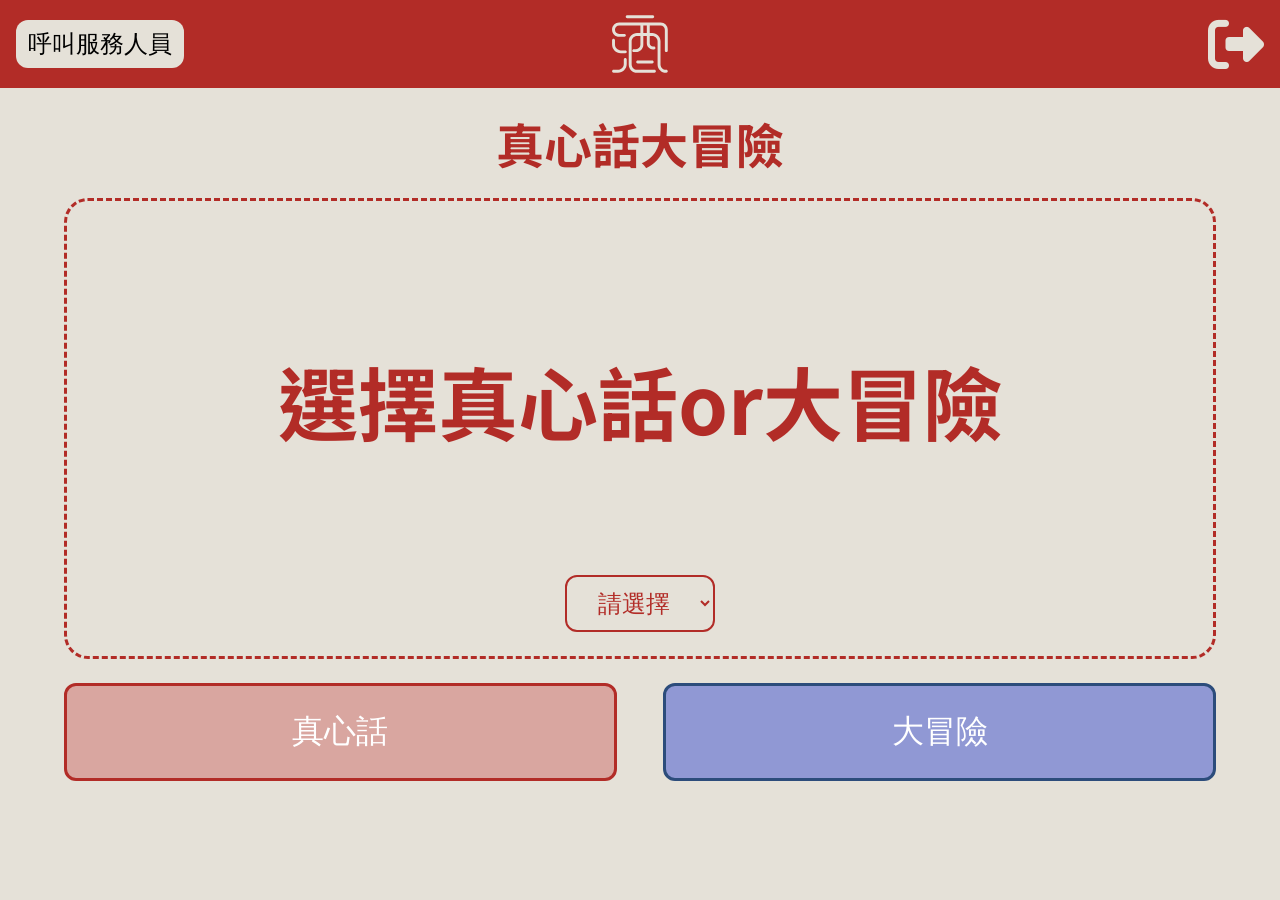
<file: game1.html>
<!DOCTYPE html>
<html lang="zh-Hans-TW">
    <head>
        <meta charset="UTF-8" />
        <meta http-equiv="X-UA-Compatible" content="IE=edge" />
        <meta name="viewport" content="width=device-width, initial-scale=1.0" />

        <title>真心話大冒險</title>
        <link
            rel="stylesheet"
            href="https://cdnjs.cloudflare.com/ajax/libs/font-awesome/6.2.1/css/all.min.css"
            integrity="sha512-MV7K8+y+gLIBoVD59lQIYicR65iaqukzvf/nwasF0nqhPay5w/9lJmVM2hMDcnK1OnMGCdVK+iQrJ7lzPJQd1w=="
            crossorigin="anonymous"
            referrerpolicy="no-referrer"
        />
        <link rel="stylesheet" href="./style/style.css" />
    </head>
    <body>
        <nav>
            <button>呼叫服務人員</button>
            <svg
                version="1.1"
                id="圖層_1"
                xmlns="http://www.w3.org/2000/svg"
                xmlns:xlink="http://www.w3.org/1999/xlink"
                x="0px"
                y="0px"
                viewBox="0 0 100 100"
                style="enable-background: new 0 0 100 100"
                xml:space="preserve"
            >
                <style type="text/css">
                    .st0 {
                        fill: #e5e1d8;
                    }
                </style>
                <g>
                    <path
                        class="st0"
                        d="M31.69,13.17h36.46c1.15,0,2.08-0.93,2.08-2.08S69.3,9,68.15,9H31.69c-1.15,0-2.08,0.93-2.08,2.08
		S30.54,13.17,31.69,13.17z"
                    />
                    <path
                        class="st0"
                        d="M87.59,61.57c1.15,0,2.08-0.93,2.08-2.08V29.55c0-5.61-4.56-10.17-10.17-10.17H20.25
		c-5.61,0-10.17,4.56-10.17,10.17s4.56,10.17,10.17,10.17h7.55c1.15,0,2.08-0.93,2.08-2.08s-0.93-2.08-2.08-2.08h-7.55
		c-3.31,0-6-2.69-6-6s2.69-6,6-6h30.31v10.73h-4.78c-6.55,0-11.88,5.33-11.88,11.88v33.02c0,6.55,5.33,11.88,11.88,11.88h24.87
		c1.15,0,2.08-0.93,2.08-2.08s-0.93-2.08-2.08-2.08H45.79c-4.25,0-7.71-3.46-7.71-7.71V46.15c0-4.25,3.46-7.71,7.71-7.71h4.78v12.69
		c0,3.46-2.81,6.27-6.27,6.27h-3.27c-1.15,0-2.08,0.93-2.08,2.08s0.93,2.08,2.08,2.08h3.27c5.75,0,10.44-4.68,10.44-10.43V38.45h5
		v10.6c0,4.86,3.96,8.82,8.82,8.82H70c1.15,0,2.08-0.93,2.08-2.08S71.15,53.7,70,53.7h-1.44c-2.57,0-4.65-2.09-4.65-4.65v-10.6h3.51
		c4.25,0,7.71,3.46,7.71,7.71v33.02c0,6.55,5.33,11.88,11.88,11.88h0.6c1.15,0,2.08-0.93,2.08-2.08s-0.93-2.08-2.08-2.08h-0.6
		c-4.25,0-7.71-3.46-7.71-7.71V46.15c0-6.55-5.33-11.88-11.88-11.88h-3.51V23.54h15.6c3.31,0,6,2.69,6,6v29.94
		C85.51,60.63,86.44,61.57,87.59,61.57z M59.74,34.28h-5V23.54h5V34.28z"
                    />
                    <path
                        class="st0"
                        d="M29.12,59.14h-6.58c-4.57,0-8.29-3.72-8.29-8.29v-6.4c0-1.15-0.93-2.08-2.08-2.08s-2.08,0.93-2.08,2.08v6.4
		c0,6.87,5.59,12.46,12.46,12.46h6.58c1.15,0,2.08-0.93,2.08-2.08S30.27,59.14,29.12,59.14z"
                    />
                    <path
                        class="st0"
                        d="M28.94,69.93c-1.15,0-2.08,0.93-2.08,2.08v6.58c0,4.57-3.72,8.29-8.29,8.29h-6.4c-1.15,0-2.08,0.93-2.08,2.08
		s0.93,2.08,2.08,2.08h6.4c6.87,0,12.46-5.59,12.46-12.46v-6.58C31.03,70.86,30.09,69.93,28.94,69.93z"
                    />
                    <path
                        class="st0"
                        d="M46.66,73.66c-1.15,0-2.08,0.93-2.08,2.08s0.93,2.08,2.08,2.08h20.83c1.15,0,2.08-0.93,2.08-2.08
		s-0.93-2.08-2.08-2.08H46.66z"
                    />
                </g>
            </svg>
            <a class="exit" href="./index.html"
                ><i class="fa-solid fa-right-from-bracket leave"></i
            ></a>
        </nav>

        <h1>真心話大冒險</h1>
        <div class="questionBanner">
            <div class="questionContainer"><h3 id="question">選擇真心話or大冒險</h3></div>
            <select name="" id="selectType">
                <option value="" disabled selected>請選擇</option>
                <option value="麻吉版">麻吉版</option>
                <option value="職場版">職場版</option>
                <option value="學生版">學生版</option>
                <option value="成人版">成人版</option>
                <!-- <option value="混合版">混合版</option> -->
            </select>
            <!-- <span class="questionType">真心話😍</span> -->
        </div>
        <div class="buttonContainer">
            <button class="truth">真心話</button>
            <button class="dare">大冒險</button>
        </div>

        <script
            src="https://cdnjs.cloudflare.com/ajax/libs/jquery/3.6.3/jquery.min.js"
            integrity="sha512-STof4xm1wgkfm7heWqFJVn58Hm3EtS31XFaagaa8VMReCXAkQnJZ+jEy8PCC/iT18dFy95WcExNHFTqLyp72eQ=="
            crossorigin="anonymous"
            referrerpolicy="no-referrer"
        ></script>
        <script src="./main_game1.js"></script>
    </body>
</html>
</file>
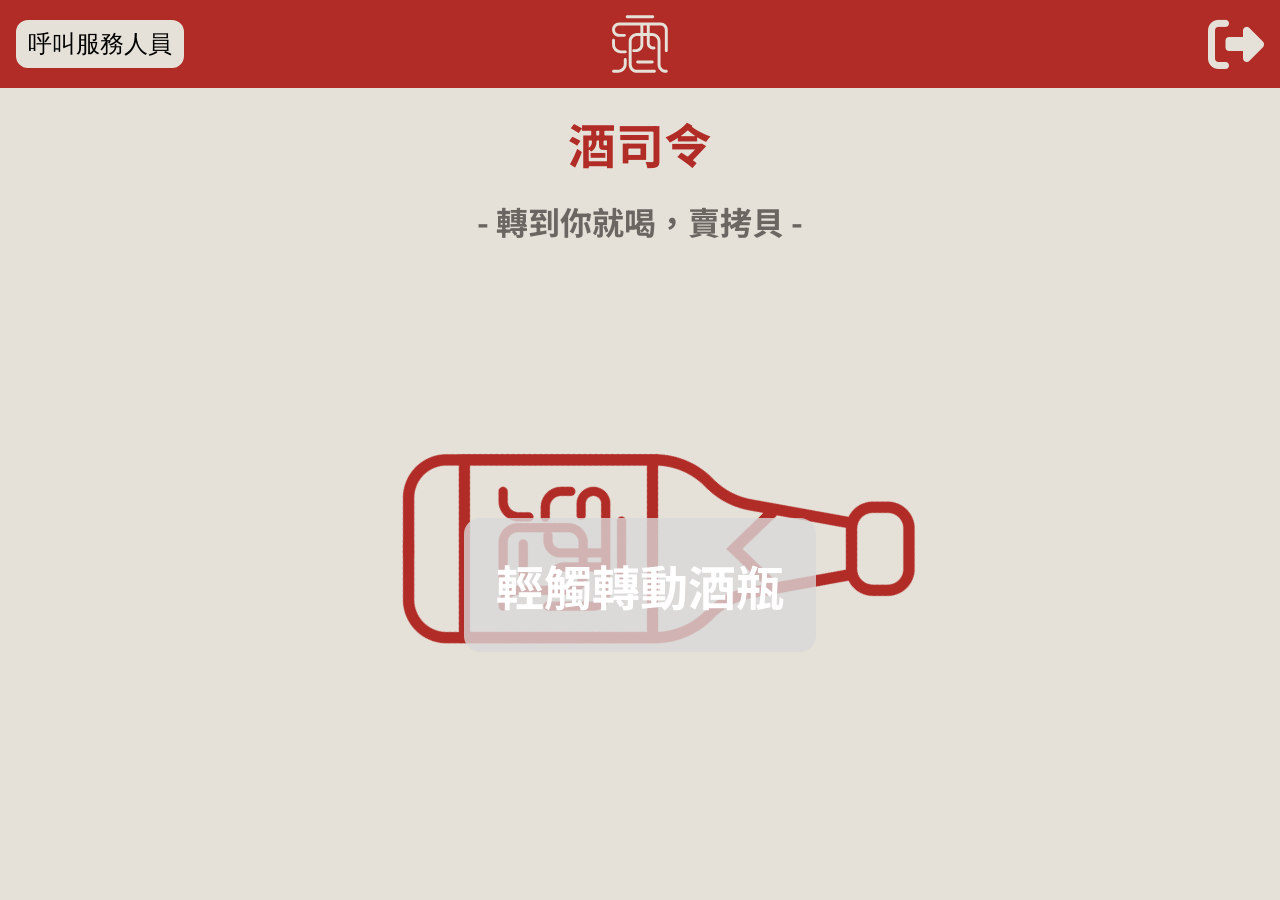
<file: game2.html>
<!DOCTYPE html>
<html lang="zh-Hans-TW">
    <head>
        <meta charset="UTF-8" />
        <meta http-equiv="X-UA-Compatible" content="IE=edge" />
        <meta name="viewport" content="width=device-width, initial-scale=1.0" />

        <title>酒司令</title>
        <link
            rel="stylesheet"
            href="https://cdnjs.cloudflare.com/ajax/libs/font-awesome/6.2.1/css/all.min.css"
            integrity="sha512-MV7K8+y+gLIBoVD59lQIYicR65iaqukzvf/nwasF0nqhPay5w/9lJmVM2hMDcnK1OnMGCdVK+iQrJ7lzPJQd1w=="
            crossorigin="anonymous"
            referrerpolicy="no-referrer"
        />
        <link rel="stylesheet" href="./style/style.css" />
    </head>
    <body>
        <nav>
            <button>呼叫服務人員</button>
            <svg
                version="1.1"
                id="圖層_1"
                xmlns="http://www.w3.org/2000/svg"
                xmlns:xlink="http://www.w3.org/1999/xlink"
                x="0px"
                y="0px"
                viewBox="0 0 100 100"
                style="enable-background: new 0 0 100 100"
                xml:space="preserve"
            >
                <style type="text/css">
                    .st0 {
                        fill: #e5e1d8;
                    }
                </style>
                <g>
                    <path
                        class="st0"
                        d="M31.69,13.17h36.46c1.15,0,2.08-0.93,2.08-2.08S69.3,9,68.15,9H31.69c-1.15,0-2.08,0.93-2.08,2.08
		S30.54,13.17,31.69,13.17z"
                    />
                    <path
                        class="st0"
                        d="M87.59,61.57c1.15,0,2.08-0.93,2.08-2.08V29.55c0-5.61-4.56-10.17-10.17-10.17H20.25
		c-5.61,0-10.17,4.56-10.17,10.17s4.56,10.17,10.17,10.17h7.55c1.15,0,2.08-0.93,2.08-2.08s-0.93-2.08-2.08-2.08h-7.55
		c-3.31,0-6-2.69-6-6s2.69-6,6-6h30.31v10.73h-4.78c-6.55,0-11.88,5.33-11.88,11.88v33.02c0,6.55,5.33,11.88,11.88,11.88h24.87
		c1.15,0,2.08-0.93,2.08-2.08s-0.93-2.08-2.08-2.08H45.79c-4.25,0-7.71-3.46-7.71-7.71V46.15c0-4.25,3.46-7.71,7.71-7.71h4.78v12.69
		c0,3.46-2.81,6.27-6.27,6.27h-3.27c-1.15,0-2.08,0.93-2.08,2.08s0.93,2.08,2.08,2.08h3.27c5.75,0,10.44-4.68,10.44-10.43V38.45h5
		v10.6c0,4.86,3.96,8.82,8.82,8.82H70c1.15,0,2.08-0.93,2.08-2.08S71.15,53.7,70,53.7h-1.44c-2.57,0-4.65-2.09-4.65-4.65v-10.6h3.51
		c4.25,0,7.71,3.46,7.71,7.71v33.02c0,6.55,5.33,11.88,11.88,11.88h0.6c1.15,0,2.08-0.93,2.08-2.08s-0.93-2.08-2.08-2.08h-0.6
		c-4.25,0-7.71-3.46-7.71-7.71V46.15c0-6.55-5.33-11.88-11.88-11.88h-3.51V23.54h15.6c3.31,0,6,2.69,6,6v29.94
		C85.51,60.63,86.44,61.57,87.59,61.57z M59.74,34.28h-5V23.54h5V34.28z"
                    />
                    <path
                        class="st0"
                        d="M29.12,59.14h-6.58c-4.57,0-8.29-3.72-8.29-8.29v-6.4c0-1.15-0.93-2.08-2.08-2.08s-2.08,0.93-2.08,2.08v6.4
		c0,6.87,5.59,12.46,12.46,12.46h6.58c1.15,0,2.08-0.93,2.08-2.08S30.27,59.14,29.12,59.14z"
                    />
                    <path
                        class="st0"
                        d="M28.94,69.93c-1.15,0-2.08,0.93-2.08,2.08v6.58c0,4.57-3.72,8.29-8.29,8.29h-6.4c-1.15,0-2.08,0.93-2.08,2.08
		s0.93,2.08,2.08,2.08h6.4c6.87,0,12.46-5.59,12.46-12.46v-6.58C31.03,70.86,30.09,69.93,28.94,69.93z"
                    />
                    <path
                        class="st0"
                        d="M46.66,73.66c-1.15,0-2.08,0.93-2.08,2.08s0.93,2.08,2.08,2.08h20.83c1.15,0,2.08-0.93,2.08-2.08
		s-0.93-2.08-2.08-2.08H46.66z"
                    />
                </g>
            </svg>
            <a class="exit" href="./index.html"
                ><i class="fa-solid fa-right-from-bracket leave"></i
            ></a>
        </nav>

        <h1>酒司令</h1>
        <h3 class="game2">- 轉到你就喝，賣拷貝 -</h3>

        <div class="bottleContainer">
            <img src="./image/bottle.png" alt="指針" class="pointer" />
            <h5>輕觸轉動酒瓶</h5>
        </div>

        <script
            src="https://cdnjs.cloudflare.com/ajax/libs/jquery/3.6.3/jquery.min.js"
            integrity="sha512-STof4xm1wgkfm7heWqFJVn58Hm3EtS31XFaagaa8VMReCXAkQnJZ+jEy8PCC/iT18dFy95WcExNHFTqLyp72eQ=="
            crossorigin="anonymous"
            referrerpolicy="no-referrer"
        ></script>
        <script src="./main_gmae2.js"></script>
    </body>
</html>
</file>
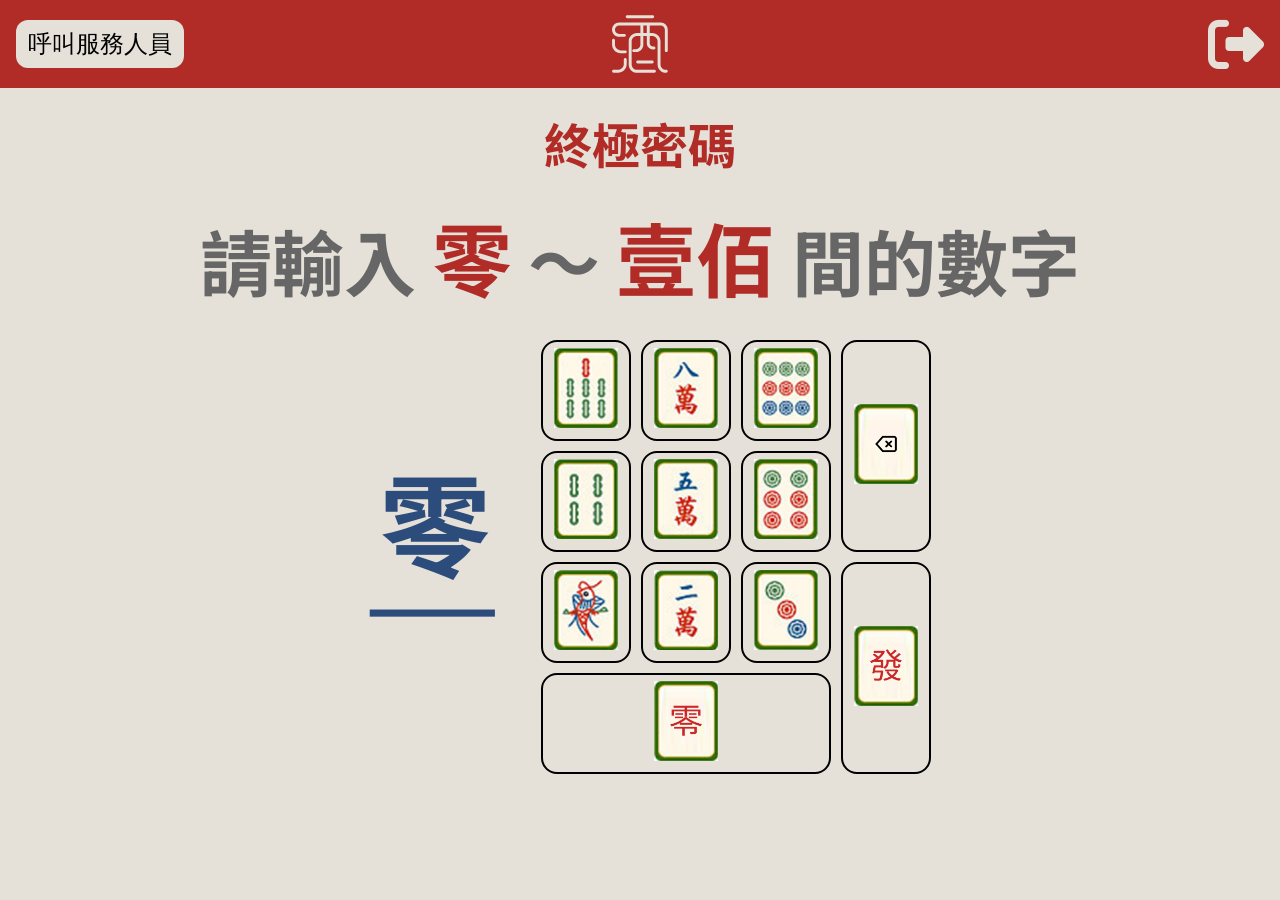
<file: game3.html>
<!DOCTYPE html>
<html lang="zh-Hans-TW">
    <head>
        <meta charset="UTF-8" />
        <meta http-equiv="X-UA-Compatible" content="IE=edge" />
        <meta name="viewport" content="width=device-width, initial-scale=1.0" />

        <title>終極密碼</title>
        <link
            rel="stylesheet"
            href="https://cdnjs.cloudflare.com/ajax/libs/font-awesome/6.2.1/css/all.min.css"
            integrity="sha512-MV7K8+y+gLIBoVD59lQIYicR65iaqukzvf/nwasF0nqhPay5w/9lJmVM2hMDcnK1OnMGCdVK+iQrJ7lzPJQd1w=="
            crossorigin="anonymous"
            referrerpolicy="no-referrer"
        />
        <link rel="stylesheet" href="./style/style.css" />
    </head>
    <body>
        <nav>
            <button>呼叫服務人員</button>
            <svg
                version="1.1"
                id="圖層_1"
                xmlns="http://www.w3.org/2000/svg"
                xmlns:xlink="http://www.w3.org/1999/xlink"
                x="0px"
                y="0px"
                viewBox="0 0 100 100"
                style="enable-background: new 0 0 100 100"
                xml:space="preserve"
            >
                <style type="text/css">
                    .st0 {
                        fill: #e5e1d8;
                    }
                </style>
                <g>
                    <path
                        class="st0"
                        d="M31.69,13.17h36.46c1.15,0,2.08-0.93,2.08-2.08S69.3,9,68.15,9H31.69c-1.15,0-2.08,0.93-2.08,2.08
		S30.54,13.17,31.69,13.17z"
                    />
                    <path
                        class="st0"
                        d="M87.59,61.57c1.15,0,2.08-0.93,2.08-2.08V29.55c0-5.61-4.56-10.17-10.17-10.17H20.25
		c-5.61,0-10.17,4.56-10.17,10.17s4.56,10.17,10.17,10.17h7.55c1.15,0,2.08-0.93,2.08-2.08s-0.93-2.08-2.08-2.08h-7.55
		c-3.31,0-6-2.69-6-6s2.69-6,6-6h30.31v10.73h-4.78c-6.55,0-11.88,5.33-11.88,11.88v33.02c0,6.55,5.33,11.88,11.88,11.88h24.87
		c1.15,0,2.08-0.93,2.08-2.08s-0.93-2.08-2.08-2.08H45.79c-4.25,0-7.71-3.46-7.71-7.71V46.15c0-4.25,3.46-7.71,7.71-7.71h4.78v12.69
		c0,3.46-2.81,6.27-6.27,6.27h-3.27c-1.15,0-2.08,0.93-2.08,2.08s0.93,2.08,2.08,2.08h3.27c5.75,0,10.44-4.68,10.44-10.43V38.45h5
		v10.6c0,4.86,3.96,8.82,8.82,8.82H70c1.15,0,2.08-0.93,2.08-2.08S71.15,53.7,70,53.7h-1.44c-2.57,0-4.65-2.09-4.65-4.65v-10.6h3.51
		c4.25,0,7.71,3.46,7.71,7.71v33.02c0,6.55,5.33,11.88,11.88,11.88h0.6c1.15,0,2.08-0.93,2.08-2.08s-0.93-2.08-2.08-2.08h-0.6
		c-4.25,0-7.71-3.46-7.71-7.71V46.15c0-6.55-5.33-11.88-11.88-11.88h-3.51V23.54h15.6c3.31,0,6,2.69,6,6v29.94
		C85.51,60.63,86.44,61.57,87.59,61.57z M59.74,34.28h-5V23.54h5V34.28z"
                    />
                    <path
                        class="st0"
                        d="M29.12,59.14h-6.58c-4.57,0-8.29-3.72-8.29-8.29v-6.4c0-1.15-0.93-2.08-2.08-2.08s-2.08,0.93-2.08,2.08v6.4
		c0,6.87,5.59,12.46,12.46,12.46h6.58c1.15,0,2.08-0.93,2.08-2.08S30.27,59.14,29.12,59.14z"
                    />
                    <path
                        class="st0"
                        d="M28.94,69.93c-1.15,0-2.08,0.93-2.08,2.08v6.58c0,4.57-3.72,8.29-8.29,8.29h-6.4c-1.15,0-2.08,0.93-2.08,2.08
		s0.93,2.08,2.08,2.08h6.4c6.87,0,12.46-5.59,12.46-12.46v-6.58C31.03,70.86,30.09,69.93,28.94,69.93z"
                    />
                    <path
                        class="st0"
                        d="M46.66,73.66c-1.15,0-2.08,0.93-2.08,2.08s0.93,2.08,2.08,2.08h20.83c1.15,0,2.08-0.93,2.08-2.08
		s-0.93-2.08-2.08-2.08H46.66z"
                    />
                </g>
            </svg>
            <a class="exit" href="./index.html"
                ><i class="fa-solid fa-right-from-bracket leave"></i
            ></a>
        </nav>

        <h1>終極密碼</h1>
        <h3 class="game3">
            請輸入 <span class="min">零</span> ～ <span class="max">壹佰</span> 間的數字
        </h3>

        <div class="board">
            <div class="input">
                <h5 class="inputValue">零</h5>
                <span class="typing">|</span>
            </div>
            <table>
                <tr>
                    <td class="btn7"><img src="./image/mahjong/7條.png" alt="7" /></td>
                    <td class="btn8"><img src="./image/mahjong/8萬.png" alt="8" /></td>
                    <td class="btn9"><img src="./image/mahjong/9筒.png" alt="9" /></td>
                    <td class="btnDelete" rowspan="2">
                        <img src="./image/mahjong/delete.png" alt="delete" />
                    </td>
                </tr>
                <tr>
                    <td class="btn4"><img src="./image/mahjong/4條.png" alt="4" /></td>
                    <td class="btn5"><img src="./image/mahjong/5萬.png" alt="5" /></td>
                    <td class="btn6"><img src="./image/mahjong/6筒.png" alt="6" /></td>
                </tr>
                <tr>
                    <td class="btn1"><img src="./image/mahjong/1條.png" alt="1" /></td>
                    <td class="btn2"><img src="./image/mahjong/2萬.png" alt="2" /></td>
                    <td class="btn3"><img src="./image/mahjong/3筒.png" alt="3" /></td>
                    <td class="btnEnter" rowspan="2">
                        <img src="./image/mahjong/發.png" alt="enter" />
                    </td>
                </tr>
                <tr>
                    <td class="btn0" colspan="3"><img src="./image/mahjong/零.png" alt="0" /></td>
                </tr>
            </table>
        </div>

        <div id="boom"></div>

        <script
            src="https://cdnjs.cloudflare.com/ajax/libs/jquery/3.6.3/jquery.min.js"
            integrity="sha512-STof4xm1wgkfm7heWqFJVn58Hm3EtS31XFaagaa8VMReCXAkQnJZ+jEy8PCC/iT18dFy95WcExNHFTqLyp72eQ=="
            crossorigin="anonymous"
            referrerpolicy="no-referrer"
        ></script>

        <script src="./main_game3.js"></script>
    </body>
</html>
</file>
<file: style/style.css>
@import url("https://fonts.googleapis.com/css2?family=Noto+Sans+TC:wght@100;300;400;500;700;900&display=swap");
:root {
  --bg-color: #e5e1d8;
  --primary-color: #b22c27;
  --secondary-color: #2c4c7b;
  --body-font-family: "Noto Sans TC", system-ui, sans-serif;
}

*,
*::before,
*::after {
  box-sizing: border-box;
  margin: 0;
  padding: 0;
}

@media (prefers-reduced-motion: no-preference) {
  :root {
    scroll-behavior: smooth;
  }
}
body {
  margin: 0;
  font-family: var(--body-font-family);
  color: var(--primary-color);
  background-color: var(--bg-color);
  width: 100%;
  height: 100vh;
}

h1 {
  font-size: 3rem;
}

h2 {
  font-size: 2.5rem;
}

h3 {
  font-size: 2rem;
}

h4 {
  font-size: 1.5rem;
}

h5 {
  font-size: 1rem;
}

h6 {
  font-size: 0.8rem;
}

body nav {
  height: 88px;
  background-color: var(--primary-color);
  display: flex;
  align-items: center;
  justify-content: space-between;
  padding: 0 16px;
}
body nav button {
  font-size: 1.5rem;
  padding: 0.5rem 0.75rem;
  border-radius: 12px;
  border: none;
  background-color: var(--bg-color);
}
body nav svg {
  height: 70px;
  position: absolute;
  top: 9px;
  left: 50%;
  transform: translate(-50%, 0);
}
body nav a.exit {
  text-decoration: none;
}
body nav a.exit i.leave {
  font-size: 3.5rem;
  color: var(--bg-color);
  cursor: pointer;
}
body h1 {
  text-align: center;
  font-size: 3rem;
  margin: 1.25rem;
}
body div.gameContainer {
  cursor: pointer;
  display: flex;
  flex-wrap: wrap;
  justify-content: space-evenly;
  padding: 32px;
}
body div.gameContainer a {
  width: calc((100% - 128px) / 3);
  text-decoration: none;
  color: var(--primary-color);
}
body div.gameContainer a div.game div.gameImage {
  height: 50vh;
  border: 3px solid var(--primary-color);
  border-radius: 32px;
  display: flex;
  justify-content: center;
  align-items: center;
}
body div.gameContainer a div.game div.gameImage img {
  border-radius: 28px;
  -o-object-fit: cover;
     object-fit: cover;
  width: 100%;
}
body div.gameContainer a div.game h3 {
  text-align: center;
  margin: 1rem;
}
body div.gameContainer a:hover {
  position: relative;
  top: -20px;
}
body div.questionBanner {
  border: 3px dashed var(--primary-color);
  border-radius: 24px;
  display: flex;
  flex-direction: column;
  justify-content: center;
  align-items: center;
  margin: 0 4rem;
  padding: 1.5rem;
}
body div.questionBanner div.questionContainer {
  height: 350px;
  display: flex;
  align-items: center;
}
body div.questionBanner div.questionContainer h3#question {
  font-size: 5rem;
  text-align: center;
}
body div.questionBanner select {
  border: 2px solid;
  border-color: var(--body-font-family);
  font-size: 1.5rem;
  padding: 0.75rem;
  background-color: transparent;
  border-radius: 12px;
  width: 150px;
  text-align: center;
  color: var(--body-font-family);
}
body div.questionBanner select option {
  font-size: 1rem;
  color: black;
}
body div.buttonContainer {
  margin: 1.5rem 4rem;
  display: flex;
  justify-content: space-between;
}
body div.buttonContainer button {
  width: 48%;
  color: white;
  padding: 1.5rem 2.5rem;
  font-size: 2rem;
  border-radius: 12px;
}
body div.buttonContainer button.truth {
  background-color: rgba(190, 30, 30, 0.3);
  border: 3px solid var(--primary-color);
}
body div.buttonContainer button.dare {
  background-color: rgba(60, 80, 210, 0.5);
  border: 3px solid var(--secondary-color);
}
body h3.game2 {
  color: rgb(107, 102, 97);
  text-align: center;
}
body div.bottleContainer {
  text-align: center;
  margin: 5rem 0;
}
body div.bottleContainer img.pointer {
  transform: rotate(45deg);
  height: 50vh;
}
body div.bottleContainer h5 {
  position: absolute;
  top: 65%;
  left: 50%;
  transform: translate(-50%, -50%);
  color: white;
  font-size: 3rem;
  background-color: rgba(217, 217, 217, 0.78);
  padding: 32px;
  border-radius: 16px;
  text-align: center;
  cursor: pointer;
}
body h3.game3 {
  text-align: center;
  color: rgb(102, 102, 102);
  font-size: 4.5rem;
}
body h3.game3 span {
  color: var(--primary-color);
  font-size: 5rem;
}
body div.board {
  display: flex;
  justify-content: center;
  align-items: center;
  margin-top: 1rem;
}
body div.board div.input {
  padding: 0;
  margin: 0;
  display: flex;
  flex-direction: column;
  align-items: center;
}
body div.board div.input h5.inputValue {
  text-align: center;
  font-size: 7rem;
  color: var(--secondary-color);
  writing-mode: vertical-lr;
}
body div.board div.input span.typing {
  font-size: 7rem;
  color: var(--secondary-color);
  animation: typing 0.4s step-end 0s infinite alternate forwards;
  writing-mode: vertical-lr;
  padding: 20px 0;
  padding-left: 30px;
}
body div.board table {
  border-collapse: separate;
  border-spacing: 10px;
}
body div.board table tr td {
  border: 2px solid black;
  border-radius: 16px;
  width: 90px;
  height: 90px;
  text-align: center;
  cursor: pointer;
  padding: 6px;
}
body div.board table tr td img {
  height: 80px;
}
body div#boom {
  width: 550px;
  height: 250px;
  background-color: #e5e1d8;
  border: 5px solid var(--primary-color);
  border-radius: 20px;
  position: absolute;
  top: 60%;
  left: 50%;
  transform: translate(-50%, -50%);
  visibility: hidden;
  text-align: center;
  line-height: 250px;
  font-size: 2.5rem;
}

@keyframes typing {
  0% {
    color: var(--secondary-color);
  }
  50% {
    color: var(--bg-color);
  }
  100% {
    color: var(--secondary-color);
  }
}/*# sourceMappingURL=style.css.map */
</file>
